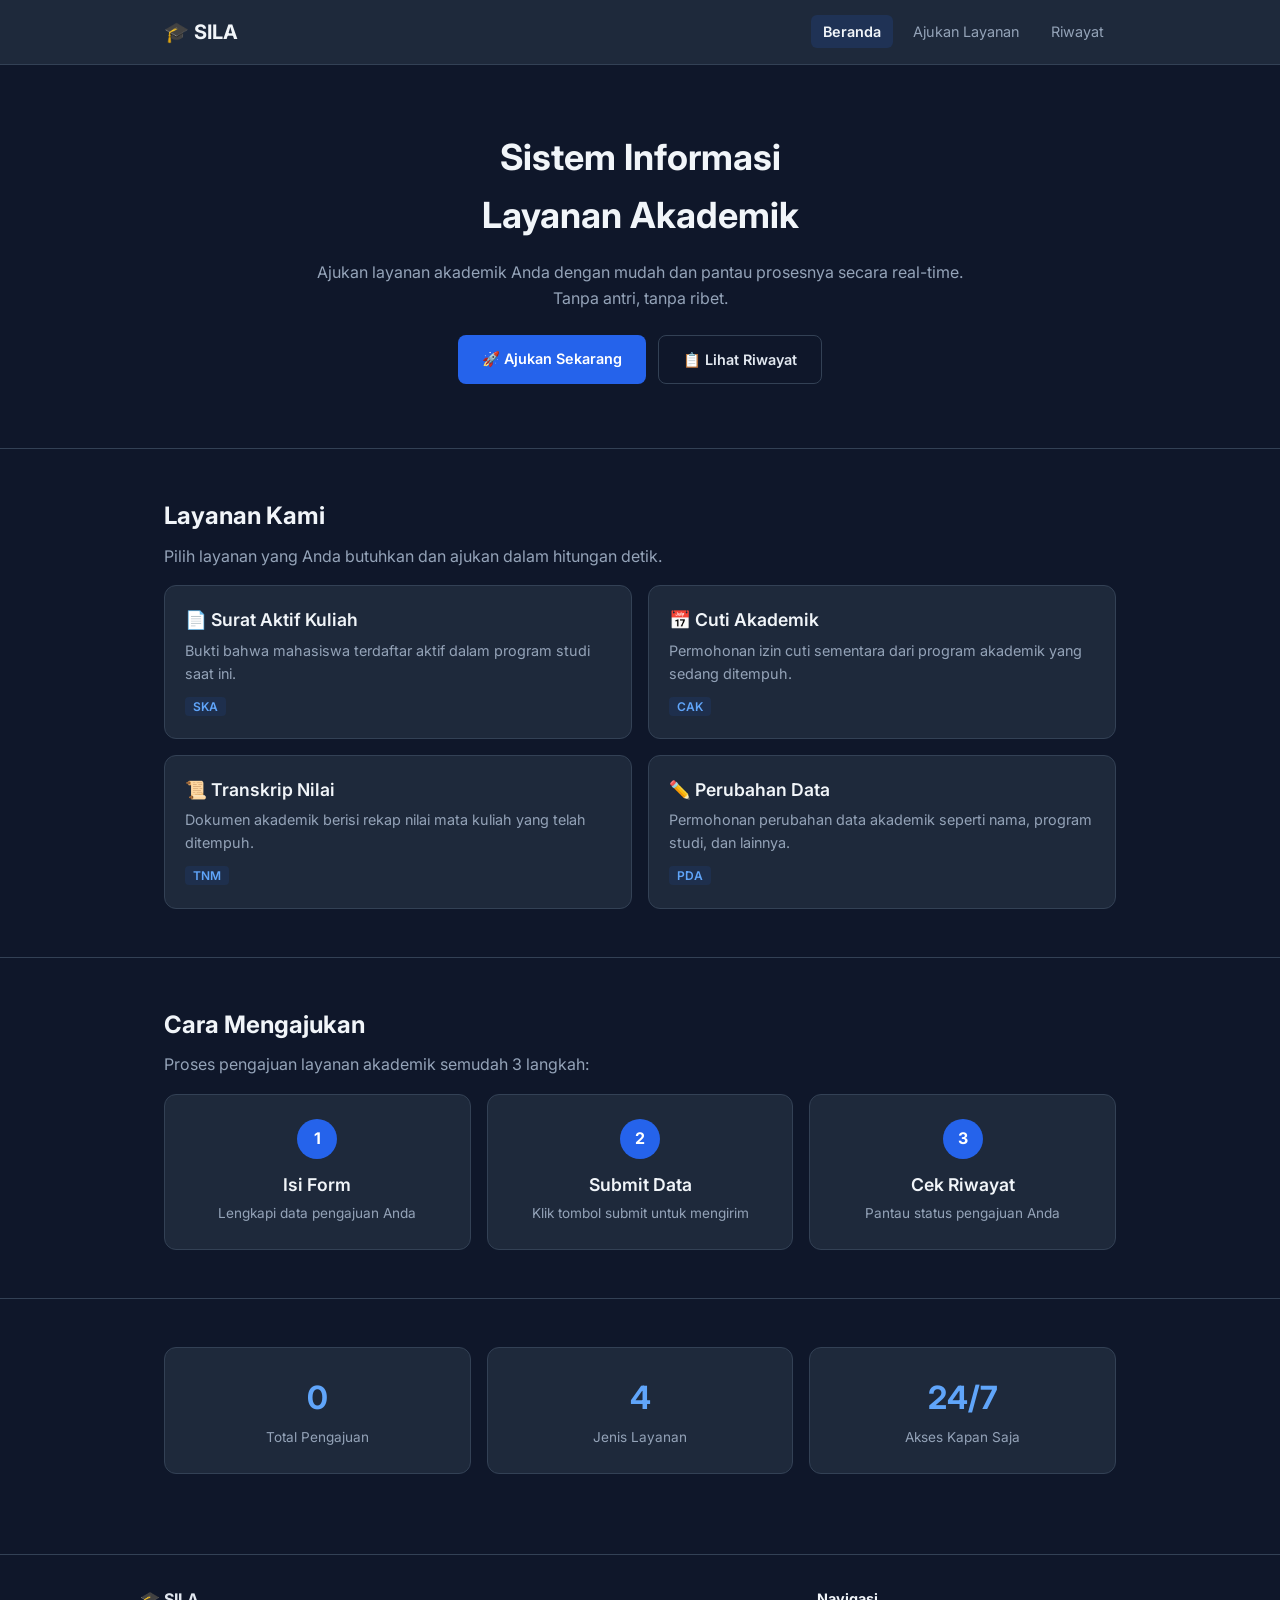
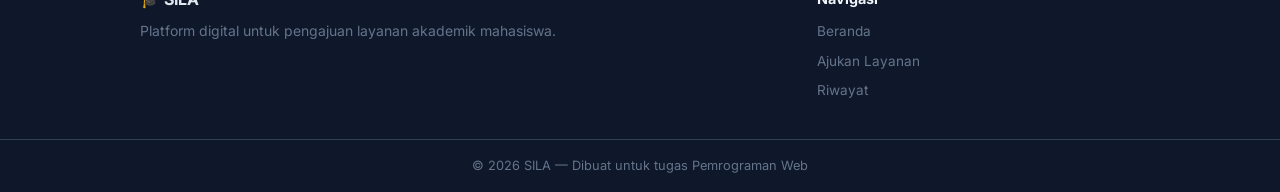
<file: index.html>
<!DOCTYPE html>
<html lang="id">

<head>
    <meta charset="UTF-8">
    <meta name="viewport" content="width=device-width, initial-scale=1.0">
    <title>SILA — Sistem Informasi Layanan Akademik</title>
    <link rel="preconnect" href="https://fonts.googleapis.com">
    <link rel="preconnect" href="https://fonts.gstatic.com" crossorigin>
    <link href="https://fonts.googleapis.com/css2?family=Inter:wght@400;600;700&display=swap" rel="stylesheet">
    <link rel="stylesheet" href="css/style.css">
</head>

<body>

    <!-- HEADER & NAVIGASI -->
    <header class="navbar">
        <div class="container navbar-inner">
            <a href="index.html" class="logo">🎓 SILA</a>
            <input type="checkbox" id="navToggle" class="nav-toggle">
            <label for="navToggle" class="hamburger">
                <span></span>
                <span></span>
                <span></span>
            </label>
            <nav>
                <ul class="nav-menu">
                    <li><a href="index.html" class="active">Beranda</a></li>
                    <li><a href="layanan.html">Ajukan Layanan</a></li>
                    <li><a href="riwayat.html">Riwayat</a></li>
                </ul>
            </nav>
        </div>
    </header>

    <main>

        <!-- Hero -->
        <section class="hero">
            <div class="container">
                <h1>Sistem Informasi<br>Layanan Akademik</h1>
                <p>Ajukan layanan akademik Anda dengan mudah dan pantau prosesnya secara real-time.<br>Tanpa antri,
                    tanpa ribet.</p>
                <div class="hero-buttons">
                    <a href="layanan.html" class="btn btn-primary">🚀 Ajukan Sekarang</a>
                    <a href="riwayat.html" class="btn btn-outline">📋 Lihat Riwayat</a>
                </div>
            </div>
        </section>

        <!-- Daftar Layanan -->
        <section class="section">
            <div class="container">
                <h2>Layanan Kami</h2>
                <p class="section-desc">Pilih layanan yang Anda butuhkan dan ajukan dalam hitungan detik.</p>
             
                <div class="cards-grid">
                    <article class="card">
                        <h3>📄 Surat Aktif Kuliah</h3>
                        <p>Bukti bahwa mahasiswa terdaftar aktif dalam program studi saat ini.</p>
                        <span class="card-code">SKA</span>
                    </article>
                    <article class="card">
                        <h3>📅 Cuti Akademik</h3>
                        <p>Permohonan izin cuti sementara dari program akademik yang sedang ditempuh.</p>
                        <span class="card-code">CAK</span>
                    </article>
                    <article class="card">
                        <h3>📜 Transkrip Nilai</h3>
                        <p>Dokumen akademik berisi rekap nilai mata kuliah yang telah ditempuh.</p>
                        <span class="card-code">TNM</span>
                    </article>
                    <article class="card">
                        <h3>✏️ Perubahan Data</h3>
                        <p>Permohonan perubahan data akademik seperti nama, program studi, dan lainnya.</p>
                        <span class="card-code">PDA</span>
                    </article>
                </div>
            </div>
        </section>

        <!-- Cara Mengajukan -->
        <section class="section">
            <div class="container">
                <h2>Cara Mengajukan</h2>
                <p class="section-desc">Proses pengajuan layanan akademik semudah 3 langkah:</p>
                <div class="steps-grid">
                    <div class="step">
                        <div class="step-number">1</div>
                        <h3>Isi Form</h3>
                        <p>Lengkapi data pengajuan Anda</p>
                    </div>
                    <div class="step">
                        <div class="step-number">2</div>
                        <h3>Submit Data</h3>
                        <p>Klik tombol submit untuk mengirim</p>
                    </div>
                    <div class="step">
                        <div class="step-number">3</div>
                        <h3>Cek Riwayat</h3>
                        <p>Pantau status pengajuan Anda</p>
                    </div>
                </div>
            </div>
        </section>

        <!-- Statistik -->
        <section class="section">
            <div class="container">
                <div class="stats-grid">
                    <div class="stat">
                        <div class="stat-number">0</div>
                        <div class="stat-label">Total Pengajuan</div>
                    </div>
                    <div class="stat">
                        <div class="stat-number">4</div>
                        <div class="stat-label">Jenis Layanan</div>
                    </div>
                    <div class="stat">
                        <div class="stat-number">24/7</div>
                        <div class="stat-label">Akses Kapan Saja</div>
                    </div>
                </div>
            </div>
        </section>

    </main>

    <!-- FOOTER -->
    <footer class="footer">
        <div class="container footer-inner">
            <div>
                <strong>🎓 SILA</strong>
                <p>Platform digital untuk pengajuan layanan akademik mahasiswa.</p>
            </div>
            <div class="footer-nav">
                <h4>Navigasi</h4>
                <ul>
                    <li><a href="index.html">Beranda</a></li>
                    <li><a href="layanan.html">Ajukan Layanan</a></li>
                    <li><a href="riwayat.html">Riwayat</a></li>
                </ul>
            </div>
        </div>
        <div class="footer-bottom">
            <div class="container">
                <p>&copy; 2026 SILA — Dibuat untuk tugas Pemrograman Web</p>
            </div>
        </div>
    </footer>

</body>

</html>
</file>
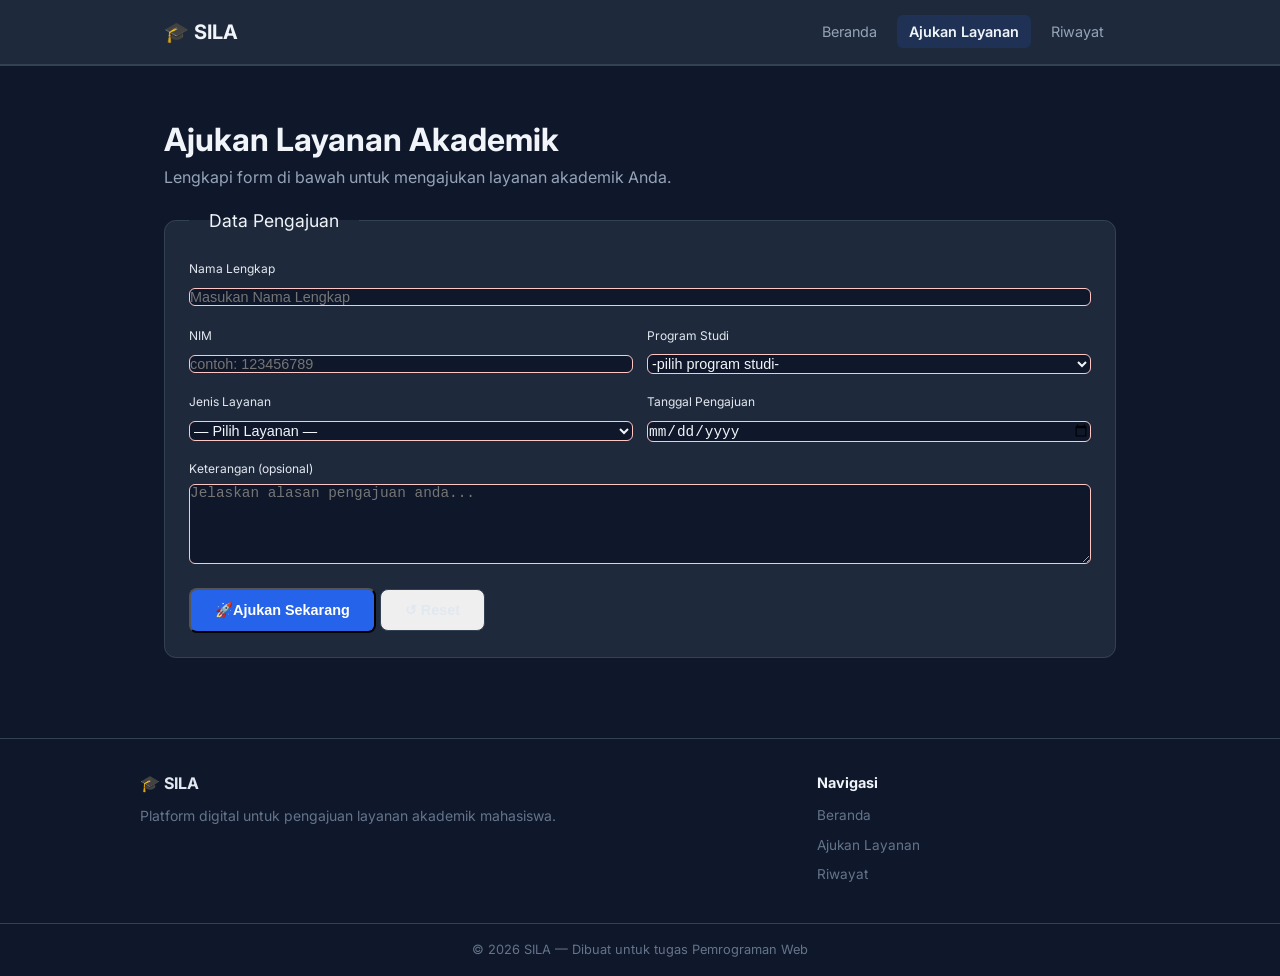
<file: layanan.html>
<!DOCTYPE html>
<html lang="id">

<head>
    <meta charset="UTF-8">
    <meta name="viewport" content="width=device-width, initial-scale=1.0">
    <title>Ajukan Layanan — SILA</title>
    <link rel="preconnect" href="https://fonts.googleapis.com">
    <link rel="preconnect" href="https://fonts.gstatic.com" crossorigin>
    <link href="https://fonts.googleapis.com/css2?family=Inter:wght@400;600;700&display=swap" rel="stylesheet">
    <link rel="stylesheet" href="css/style.css">
</head>

<body>

    <!-- HEADER & NAVIGASI -->
    <header class="navbar">
        <div class="container navbar-inner">
            <a href="index.html" class="logo">🎓 SILA</a>
            <input type="checkbox" id="navToggle" class="nav-toggle">
            <label for="navToggle" class="hamburger">
                <span></span>
                <span></span>
                <span></span>
            </label>
            <nav>
                <ul class="nav-menu">
                    <li><a href="index.html">Beranda</a></li>
                    <li><a href="layanan.html" class="active">Ajukan Layanan</a></li>
                    <li><a href="riwayat.html">Riwayat</a></li>
                </ul>
            </nav>
        </div>
    </header>

    <main>
        <section class="section">
            <div class="container">
                <h1>Ajukan Layanan Akademik</h1>
                <p class="section-desc">Lengkapi form di bawah untuk mengajukan layanan akademik Anda.</p>
                <!-- from pengajuan layanan -->
                <form action="#" class="from-card" onsubmit="return ValidasiForm()">
                    <fieldset>
                        <legend>Data Pengajuan</legend>
                        <!-- nama -->
                        <div class="form-group">
                            <label for="namalengkap">Nama Lengkap</label>
                            <input type="text" id="nama" name="nama" placeholder="Masukan Nama Lengkap">
                        </div>
                        <!-- nim dan prodi-->
                        <div class="form-row">
                            <!-- NIM -->
                            <div class="form-group">
                                <label for="nim">NIM</label>
                                <input type="text" id="nim" name="nim" placeholder="contoh: 123456789">
                            </div>

                            <!-- prodi -->
                            <div class="form-group">
                                <label for="prodi">Program Studi</label>
                                <select name="prodi" id="prodi">
                                    <option value="">-pilih program studi-</option>
                                    <option value="Sistem Informasi">Sistem infromasi</option>
                                    <option value="Teknik Informatika">Teknik Infromatika</option>
                                    <option value="Manajemen">Manajemen</option>
                                    <option value="Akuntansi">Akuntansi</option>
                                </select>
                            </div>
                        </div>

                        <!-- layanan dan tanggal -->
                        <div class="form-row">
                            <!-- layanan -->
                            <div class="form-group">
                                <label for="layanan">Jenis Layanan</label>
                                <select id="layanan" name="layanan">
                                    <option value="">— Pilih Layanan —</option>
                                    <option value="SKA">SKA — Surat Aktif Kuliah</option>
                                    <option value="CAK">CAK — Cuti Akademik</option>
                                    <option value="TNM">TNM — Transkrip Nilai</option>
                                    <option value="PDA">PDA — Perubahan Data</option>
                                </select>
                            </div>
                            <!-- tanggal -->
                            <div class="form-group">
                                <label for="tanggal">Tanggal Pengajuan</label>
                                <input type="date" id="tanggal" name="tanggal">
                            </div>
                        </div>
                        <!-- keterangan -->
                        <div class="form-group">
                            <label for="keterangan">Keterangan (opsional)</label>
                            <textarea name="keterangan" id="keterangan" rows="3"
                                placeholder="Jelaskan alasan pengajuan anda..."></textarea>
                        </div>

                        <div class="from-actions">
                            <input type="submit" name="submit" value="🚀Ajukan Sekarang"
                                class="btn btn-primary"></input>

                            <button type="reset" class="btn btn-outline">↺ Reset</button>
                        </div>
                    </fieldset>
                </form>

            </div>
        </section>
    </main>

    <!-- FOOTER -->
    <footer class="footer">
        <div class="container footer-inner">
            <div>
                <strong>🎓 SILA</strong>
                <p>Platform digital untuk pengajuan layanan akademik mahasiswa.</p>
            </div>
            <div class="footer-nav">
                <h4>Navigasi</h4>
                <ul>
                    <li><a href="index.html">Beranda</a></li>
                    <li><a href="layanan.html">Ajukan Layanan</a></li>
                    <li><a href="riwayat.html">Riwayat</a></li>
                </ul>
            </div>
        </div>
        <div class="footer-bottom">
            <div class="container">
                <p>&copy; 2026 SILA — Dibuat untuk tugas Pemrograman Web</p>
            </div>
        </div>
    </footer>
    <script src="js/script.js"></script>
</body>

</html>
</file>
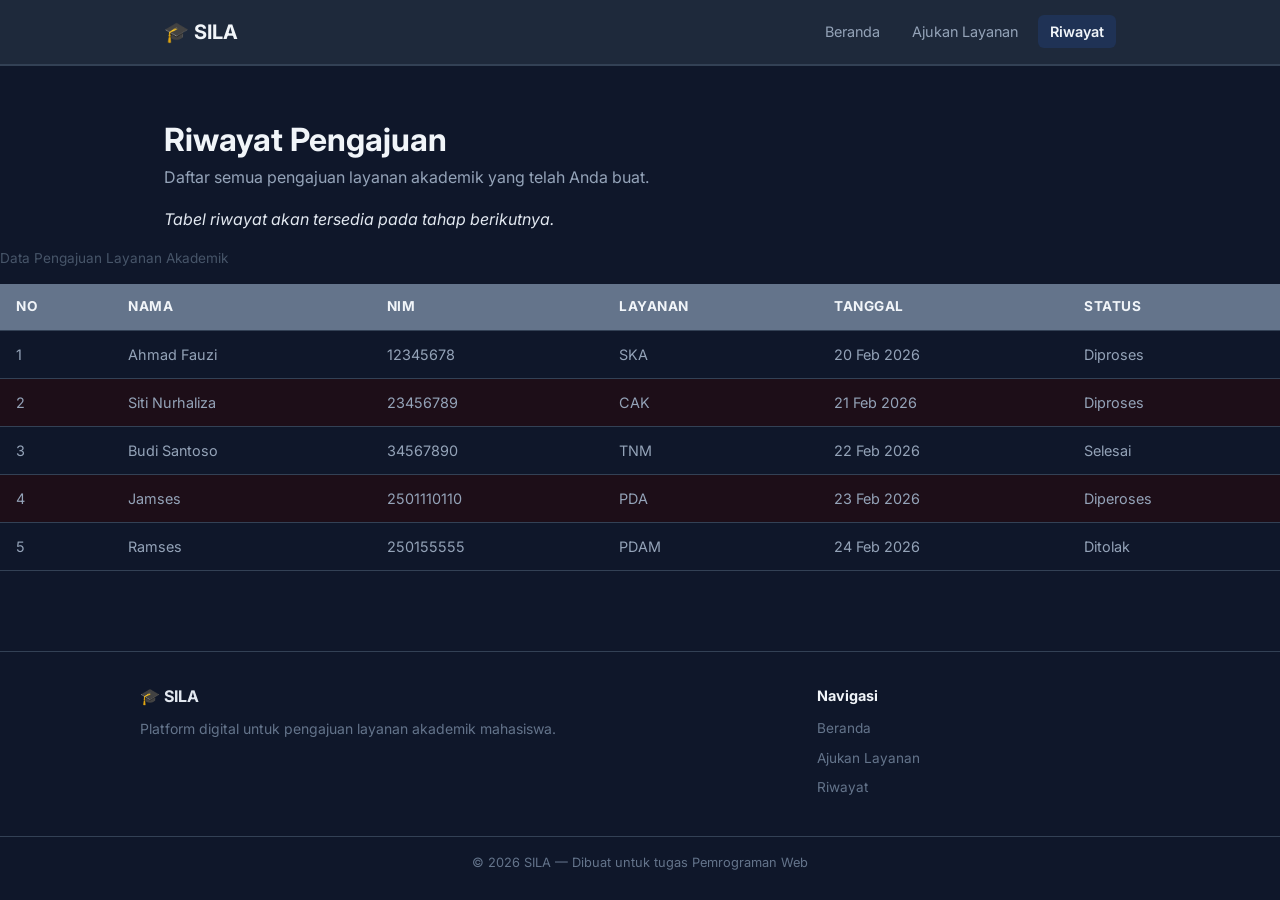
<file: riwayat.html>
<!DOCTYPE html>
<html lang="id">

<head>
    <meta charset="UTF-8">
    <meta name="viewport" content="width=device-width, initial-scale=1.0">
    <title>Riwayat Pengajuan — SILA</title>
    <link rel="preconnect" href="https://fonts.googleapis.com">
    <link rel="preconnect" href="https://fonts.gstatic.com" crossorigin>
    <link href="https://fonts.googleapis.com/css2?family=Inter:wght@400;600;700&display=swap" rel="stylesheet">
    <link rel="stylesheet" href="css/style.css">
</head>

<body>

    <!-- HEADER & NAVIGASI -->
    <header class="navbar">
        <div class="container navbar-inner">
            <a href="index.html" class="logo">🎓 SILA</a>
            <input type="checkbox" id="navToggle" class="nav-toggle">
            <label for="navToggle" class="hamburger">
                <span></span>
                <span></span>
                <span></span>
            </label>
            <nav>
                <ul class="nav-menu">
                    <li><a href="index.html">Beranda</a></li>
                    <li><a href="layanan.html">Ajukan Layanan</a></li>
                    <li><a href="riwayat.html" class="active">Riwayat</a></li>
                </ul>
            </nav>
        </div>
    </header>

    <main>
        <section class="section">
            <div class="container">
                <h1>Riwayat Pengajuan</h1>
                <p class="section-desc">Daftar semua pengajuan layanan akademik yang telah Anda buat.</p>
                <p><em>Tabel riwayat akan tersedia pada tahap berikutnya.</em></p>
            </div>

            <!-- Table M11 -->
            <table class="data-table">
                <caption>Data Pengajuan Layanan Akademik</caption>
                <thead>
                    <tr>
                        <th>No</th>
                        <th>Nama</th>
                        <th>NIM</th>
                        <th>Layanan</th>
                        <th>Tanggal</th>
                        <th>Status</th>
                    </tr>
                </thead>
                
                <tbody>
                    <tr>
                        <td>1</td>
                        <td>Ahmad Fauzi</td>
                        <td>12345678</td>
                        <td>SKA</td>
                        <td>20 Feb 2026</td>
                        <td>Diproses</td>
                    </tr>

                    <tr>
                        <td>2</td>
                        <td>Siti Nurhaliza</td>
                        <td>23456789</td>
                        <td>CAK</td>
                        <td>21 Feb 2026</td>
                        <td>Diproses</td>
                    </tr>
                    <tr>
                        <td>3</td>
                        <td>Budi Santoso</td>
                        <td>34567890</td>
                        <td>TNM</td>
                        <td>22 Feb 2026</td>
                        <td>Selesai</td>
                    </tr>
                    <tr>
                        <td>4</td>
                        <td>Jamses</td>
                        <td>2501110110</td>
                        <td>PDA</td>
                        <td>23 Feb 2026</td>
                        <td>Diperoses</td>
                    </tr>
                    <tr>
                        <td>5</td>
                        <td>Ramses</td>
                        <td>250155555</td>
                        <td>PDAM</td>
                        <td>24 Feb 2026</td>
                        <td>Ditolak</td>
                    </tr>
                </tbody>
            </table>
        </section>
    </main>

    <!-- FOOTER -->
    <footer class="footer">
        <div class="container footer-inner">
            <div>
                <strong>🎓 SILA</strong>
                <p>Platform digital untuk pengajuan layanan akademik mahasiswa.</p>
            </div>
            <div class="footer-nav">
                <h4>Navigasi</h4>
                <ul>
                    <li><a href="index.html">Beranda</a></li>
                    <li><a href="layanan.html">Ajukan Layanan</a></li>
                    <li><a href="riwayat.html">Riwayat</a></li>
                </ul>
            </div>
        </div>
        <div class="footer-bottom">
            <div class="container">
                <p>&copy; 2026 SILA — Dibuat untuk tugas Pemrograman Web</p>
            </div>
        </div>
    </footer>

</body>

</html>
</file>
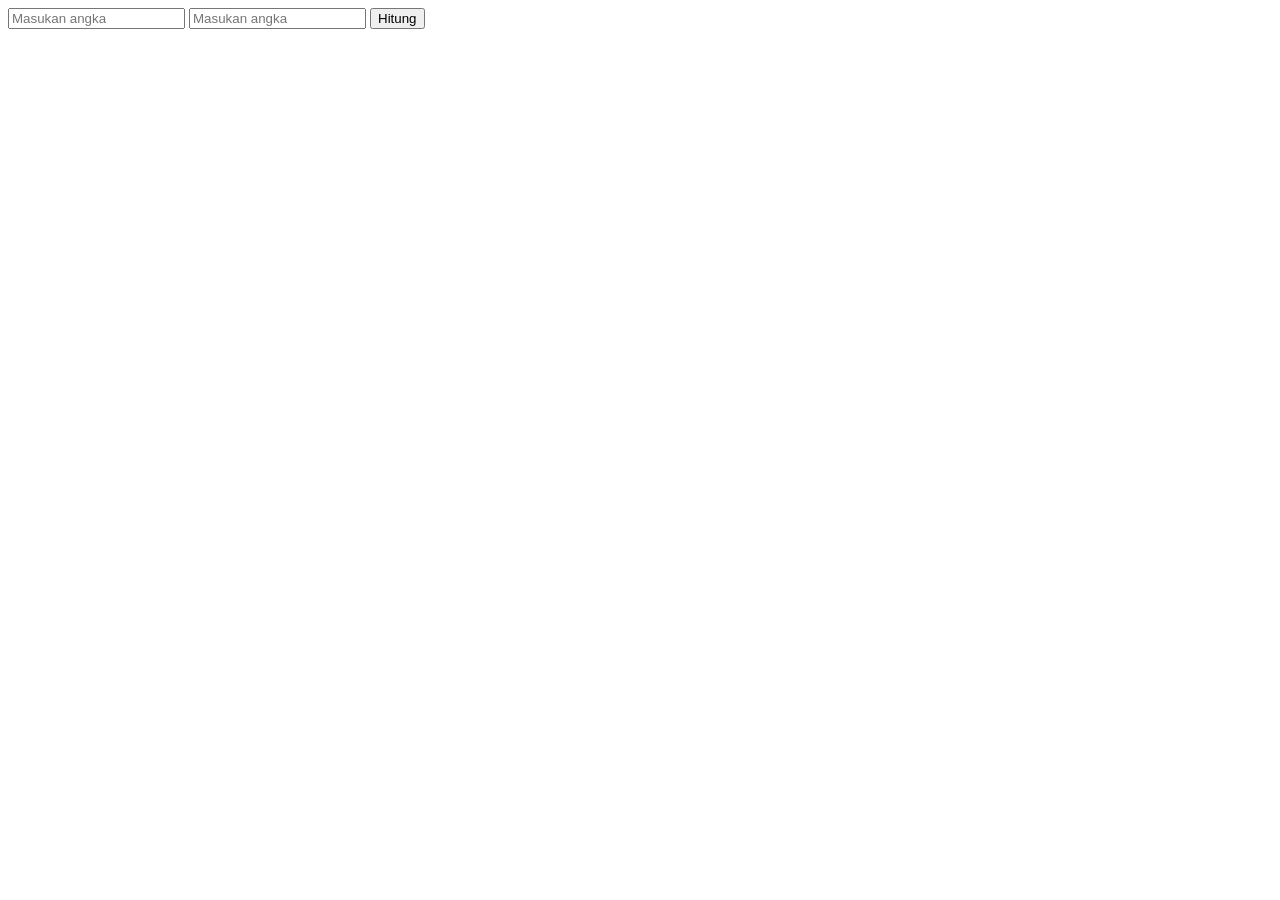
<file: test.html>
<!DOCTYPE html>
<html lang="en">

<head>
    <meta charset="UTF-8">
    <meta name="viewport" content="width=device-width, initial-scale=1.0">
    <title>Document</title>
</head>

<body>
    <input type="number" id="angka1" placeholder="Masukan angka">
    <input type="number" id="angka2" placeholder="Masukan angka">
    <button onclick="greet()">Hitung</button>

    <div id="output"></div>


    <!-- JavaScript -->
    <script>
        function greet() {
            let inputan1 = document.getElementById('angka1');
            let inputan2 = document.getElementById('angka2');
            let angka1 = Number(inputan1.value)
            let angka2 = Number(inputan2.value)
            let hasilt = angka1 + angka2

            let hasilt = document.getElementById('output').innerHTML = "HASIL PERHITUNGAN!: " + angka1 + "+" + angka2 + "=" + hasilhit;
            let hasilk = document.getElementById('output').innerHTML = "HASIL PERHITUNGAN!: " + angka1 + "+" + angka2 + "=" + hasilhit;
            let hasilb = document.getElementById('output').innerHTML = "HASIL PERHITUNGAN!: " + angka1 + "+" + angka2 + "=" + hasilhit;
            let hasilx = document.getElementById('output').innerHTML = "HASIL PERHITUNGAN!: " + angka1 + "+" + angka2 + "=" + hasilhit;
        }
        // // contoh 1
        // let = name = prompt("Masukan Nama Anda: ");
        // alert("hello! " + name + " Welcome")

        // // contoh 2
        // let = angka1 = prompt("Masukan Angka Pertama")
        // let = angka2 = prompt("Masukan Angka Kedua")

        // let hasil = angka1 + angka2
        // alert("Hasil!: " + angka1 + "+" + angka2 + "=" + hasil )

        // // contoh 3
        // let bil = prompt("Masukan sebuah angka: ")
        // if (bil % 2 === 0){
        //     alert(bil + "adalah bilangan genap")
        // }
        // else{
        //     alert(bil + "adalah bilangan ganjil")
        // } -->

    </script>
</body>

</html>
</file>
<file: css/style.css>
/* ================================
   CSS DASAR — SILA
   ================================ */

* {
    margin: 0;
    padding: 0;
    box-sizing: border-box;
}

body {
    background-color: #0f172a;
    color: #e2e8f0;
}

h1,
h2,
h3 {
    color: #f1f5f9;
}

a {
    color: #60a5fa;
    text-decoration: none;
}

a:hover {
    color: #93c5fd;
}

hr {
    border: none;
    border-top: 1px solid #334155;
}


/* ================================
   CSS LANJUTAN — SILA
   ================================ */

body {
    font-family: 'Inter', sans-serif;
    font-size: 16px;
    line-height: 1.6;
}

h1 {
    font-size: 2rem;
    font-weight: 700;
}

h2 {
    font-size: 1.5rem;
    font-weight: 700;
    margin-bottom: 8px;
}

h3 {
    font-size: 1.1rem;
    font-weight: 600;
    margin-bottom: 4px;
}

.section-desc {
    color: #94a3b8;
    margin-bottom: 16px;
}


/* ================================
   PAGE LAYOUT — SILA
   ================================ */

.container {
    max-width: 1000px;
    margin: 0 auto;
    padding: 0 24px;
}

.navbar {
    background-color: #1e293b;
    border-bottom: 1px solid #334155;
    padding: 16px 0;
}

.navbar-inner {
    display: flex;
    justify-content: space-between;
    align-items: center;
}

.logo {
    font-size: 1.25rem;
    font-weight: 700;
    color: #f1f5f9;
}

.hero {
    padding: 64px 0;
    text-align: center;
}

.hero h1 {
    font-size: 2.25rem;
    margin-bottom: 16px;
}

.hero p {
    color: #94a3b8;
    margin-bottom: 24px;
}

.hero-buttons {
    display: flex;
    justify-content: center;
    gap: 12px;
}

.btn {
    display: inline-block;
    padding: 12px 24px;
    border-radius: 8px;
    font-size: 0.9rem;
    font-weight: 600;
    transition: background-color 0.3s, color 0.3s, transform 0.2s;
}

.btn-primary {
    background-color: #2563eb;
    color: #fff;
}

.btn-primary:hover {
    background-color: #1d4ed8;
    color: #fff;
    transform: translateY(-2px);
}

.btn-outline {
    border: 1px solid #334155;
    color: #e2e8f0;
}

.btn-outline:hover {
    background-color: #1e293b;
    color: #f1f5f9;
    transform: translateY(-2px);
}

.section {
    padding: 48px 0;
    border-top: 1px solid #334155;
}

.cards-grid {
    display: grid;
    grid-template-columns: 1fr 1fr;
    gap: 16px;
    margin-top: 16px;
}

.card {
    background-color: #1e293b;
    border: 1px solid #334155;
    border-radius: 12px;
    padding: 20px;
    transition: border-color 0.3s, transform 0.2s;
}

.card:hover {
    border-color: #475569;
    transform: translateY(-2px);
}

.card p {
    color: #94a3b8;
    font-size: 0.9rem;
    margin-bottom: 8px;
}

.card-code {
    font-size: 0.75rem;
    font-weight: 600;
    color: #60a5fa;
    background-color: rgba(37, 99, 235, 0.1);
    padding: 2px 8px;
    border-radius: 4px;
}

.steps-grid {
    display: flex;
    gap: 16px;
    margin-top: 16px;
}

.step {
    flex: 1;
    text-align: center;
    background-color: #1e293b;
    border: 1px solid #334155;
    border-radius: 12px;
    padding: 24px 16px;
    transition: border-color 0.3s;
}

.step:hover {
    border-color: #475569;
}

.step-number {
    width: 40px;
    height: 40px;
    background-color: #2563eb;
    color: #fff;
    border-radius: 50%;
    display: flex;
    align-items: center;
    justify-content: center;
    font-weight: 700;
    margin: 0 auto 12px;
}

.step p {
    color: #94a3b8;
    font-size: 0.85rem;
}

.stats-grid {
    display: flex;
    gap: 16px;
}

.stat {
    flex: 1;
    text-align: center;
    background-color: #1e293b;
    border: 1px solid #334155;
    border-radius: 12px;
    padding: 24px;
}

.stat-number {
    font-size: 2rem;
    font-weight: 700;
    color: #60a5fa;
}

.stat-label {
    color: #94a3b8;
    font-size: 0.85rem;
    margin-top: 4px;
}

.footer {
    border-top: 1px solid #334155;
    margin-top: 32px;
}

.footer-inner {
    display: grid;
    grid-template-columns: 2fr 1fr;
    gap: 32px;
    padding: 32px 0;
}

.footer-inner p {
    color: #64748b;
    font-size: 0.875rem;
    margin-top: 8px;
}

.footer-inner h4 {
    color: #f1f5f9;
    margin-bottom: 8px;
    font-size: 0.9rem;
}

.footer-bottom {
    border-top: 1px solid #334155;
    padding: 16px 0;
    text-align: center;
}

.footer-bottom p {
    font-size: 0.8rem;
    color: #64748b;
}


/* ================================
   STRUKTUR NAVIGASI & MENU — SILA
   ================================ */

.nav-menu {
    list-style: none;
    display: flex;
    gap: 8px;
}

.nav-menu li a {
    color: #94a3b8;
    font-size: 0.9rem;
    padding: 8px 12px;
    border-radius: 6px;
    transition: color 0.3s, background-color 0.3s;
}

.nav-menu li a:hover {
    color: #f1f5f9;
    background-color: rgba(255, 255, 255, 0.05);
}

.nav-menu li a.active {
    color: #f1f5f9;
    font-weight: 600;
    background-color: rgba(37, 99, 235, 0.15);
}

.footer-nav ul {
    list-style: none;
}

.footer-nav ul li {
    margin-bottom: 4px;
}

.footer-nav ul li a {
    color: #64748b;
    font-size: 0.85rem;
    transition: color 0.3s;
}

.footer-nav ul li a:hover {
    color: #93c5fd;
}




/* ================================
   MEDIA QUERY & RESPONSIF — SILA
   ================================ */

/* --------------------------------
   Animasi CSS (@keyframes)
   Mendefinisikan gerakan bernama 'fadeIn':
   - from: posisi awal (tersembunyi, geser ke bawah)
   - to: posisi akhir (terlihat, posisi normal)
   -------------------------------- */
@keyframes fadeIn {
    from {
        opacity: 0;
        /* transparan penuh */
        transform: translateY(20px);
        /* geser 20px ke bawah */
    }

    to {
        opacity: 1;
        /* terlihat penuh */
        transform: translateY(0);
        /* posisi normal */
    }
}

/* Hero section mendapat animasi fadeIn selama 0.6 detik */
.hero {
    animation: fadeIn 0.6s ease;
}



/* --------------------------------
   Hamburger Menu Animasi
   Saat checkbox dicentang, 3 garis hamburger
   berubah menjadi tanda 'X' (close):
   - Garis ke-1: putar 45° ke bawah
   - Garis ke-2: hilang (opacity 0)
   - Garis ke-3: putar -45° ke atas
   -------------------------------- */

.nav-toggle {
    display: none;
    /* checkbox tersembunyi */
}

.hamburger {
    display: none;
    flex-direction: column;
    gap: 5px;
    cursor: pointer;
    padding: 4px;
}

.hamburger span {
    display: block;
    width: 24px;
    height: 3px;
    background-color: #f1f5f9;
    border-radius: 2px;
    transition: transform 0.3s, opacity 0.3s;
    /* animasi garis */
}

/* Garis-1: miring ke kanan membentuk '/' */
.nav-toggle:checked~label .hamburger span:nth-child(1) {
    transform: translateY(8px) rotate(45deg);
}

/* Garis-2: menghilang */
.nav-toggle:checked~label .hamburger span:nth-child(2) {
    opacity: 0;
}

/* Garis-3: miring ke kiri membentuk '\' */
.nav-toggle:checked~label .hamburger span:nth-child(3) {
    transform: translateY(-8px) rotate(-45deg);
}

/* --------------------------------
   Responsive: Tablet & Mobile (<= 768px)
   Semua grid/flex berubah ke 1 kolom/baris
   agar konten tidak terlalu sempit di layar kecil.
   -------------------------------- */
   
/* Tablet & Mobile */
@media (max-width: 768px) {
    .navbar-inner {
        flex-wrap: wrap;
    }

    .hamburger {
        display: flex;
        /* tampilkan hamburger */
    }

    nav {
        width: 100%;
        order: 3;
    }

    .nav-menu {
        display: none;
        flex-direction: column;
        gap: 0;
        width: 100%;
        padding: 8px 0;
        border-top: 1px solid #334155;
        margin-top: 12px;
    }

    .nav-menu li a {
        display: block;
        padding: 10px 0;
        border-radius: 0;
    }

    .nav-toggle:checked~nav .nav-menu {
        display: flex;
    }

    /* SAMBUNG DARI SINI */
    /* ================== */

    .nav-menu {
        gap: 4px;
    }

    /* Judul hero lebih kecil di mobile */
    .hero h1 {
        font-size: 1.5rem;
    }

    /* Tombol berubah jadi vertikal (kolom) */
    .hero-buttons {
        flex-direction: column;
        align-items: center;
    }

    /* Cards: dari 2 kolom → 1 kolom */
    .cards-grid {
        grid-template-columns: 1fr;
    }

    /* Steps & stats berubah ke arah vertikal */
    .steps-grid {
        flex-direction: column;
    }

    .stats-grid {
        flex-direction: column;
    }

    /* Footer: dari 2 kolom → 1 kolom */
    .footer-inner {
        grid-template-columns: 1fr;
        gap: 24px;
    }
}

/* --------------------------------
   Responsive: Layar Sangat Kecil (<= 480px)
   Untuk smartphone kecil:
   - Judul lebih kecil lagi
   - Tombol lebar penuh (100%)
   -------------------------------- */
/* Small Mobile */
@media (max-width: 480px) {
    .hero h1 {
        font-size: 1.25rem;
    }

    /* Tombol mengisi penuh lebar layar */
    .btn {
        width: 100%;
        text-align: center;
    }
}

/* m10 form */
.form-card{
    max-width: 640px;
    margin: 0 auto;
}
fieldset{
    border: 1px solid #334155;
    border-radius: 12px;
    padding: 24px;
    background-color: #1e293b;
}
 legend{
    font-weight: 600px;
    font-size:  1.1rem;
    color: #f1f5f9;
    padding: 0 20px;
 }
 
 .form-group{
    margin-bottom: 16px;
 }

 .form-group label{
    display: block;
    font-size: 0.75rem;
    font-weight: 600px;
    color: #e2e8f0;
    margin-bottom: 6px;
 }

 /* input, select, textarea */
.form-group input,
.form-group select,
.form-group textarea{
    width: 100%;
    color: #f1f5f9;
    border: 1px solid #ffc6c6;
    background-color: #0f172a;
    border-radius: 6px;
    font-size: 0.9rem;
    outline: none;
    transition: border-color 0.3s;
}

.form-row{
    display: grid;
    grid-template-columns: 1fr 1fr;
    gap: 14px;
}

.form-group input:focus,
.form-group select:focus,
.form-group textarea:focus{
    border-color: #ff4e4e;
}

.form-group textarea{
    resize: vertical;
    min-height: 80px;
}

.form-action{
    display: flex;
    gap: 12px;
    margin-top: 24px;
}
.form-action .btn{
    cursor: pointer;
    border: none;
    font-family: inherit;
}
.form-action .btn-outline{
    border: 2px solid #1e293b;
    background: none;
}

/* M11 Table styling */
/* ================= */
.data-table {
    width: 100%;
    border-collapse: collapse;
    /* menjadikan batas dempet menjadi sekitarnya */
    margin-top: 16px;
    min-width: 600px;
    /* lebar batas mutlak 600 pixel */
}

.data-table caption {
    text-align: left;
    font-size: 0.85rem;
    color: #475569;
    margin-bottom: 14px;
}

.data-table th,
.data-table td {
    border-bottom: 1px solid #334155;
    padding: 12px 16px;
    text-align: left;
}

.data-table th {
    background-color: #64748b;
    color: #f1f5f9;
    font-size: 0.85rem;
    font-weight: 700px;
    letter-spacing: 0.5px;
    text-transform: uppercase;
}

.data-table td {
    color: #94a3b8;
    font-size: 0.9rem;
}

/* zebra stripes */
.data-table tbody tr:nth-child(even) {
    background-color: rgba(45, 6, 6, 0.5);
}

.data-table tbody tr:hover {
    background-color: #182b54;
}

@media (max-width: 768px) {
    .data-table {font-size: 0.8rem; }
    .data-table th, .data-table td {padding: 8px 10px;}
}
</file>
